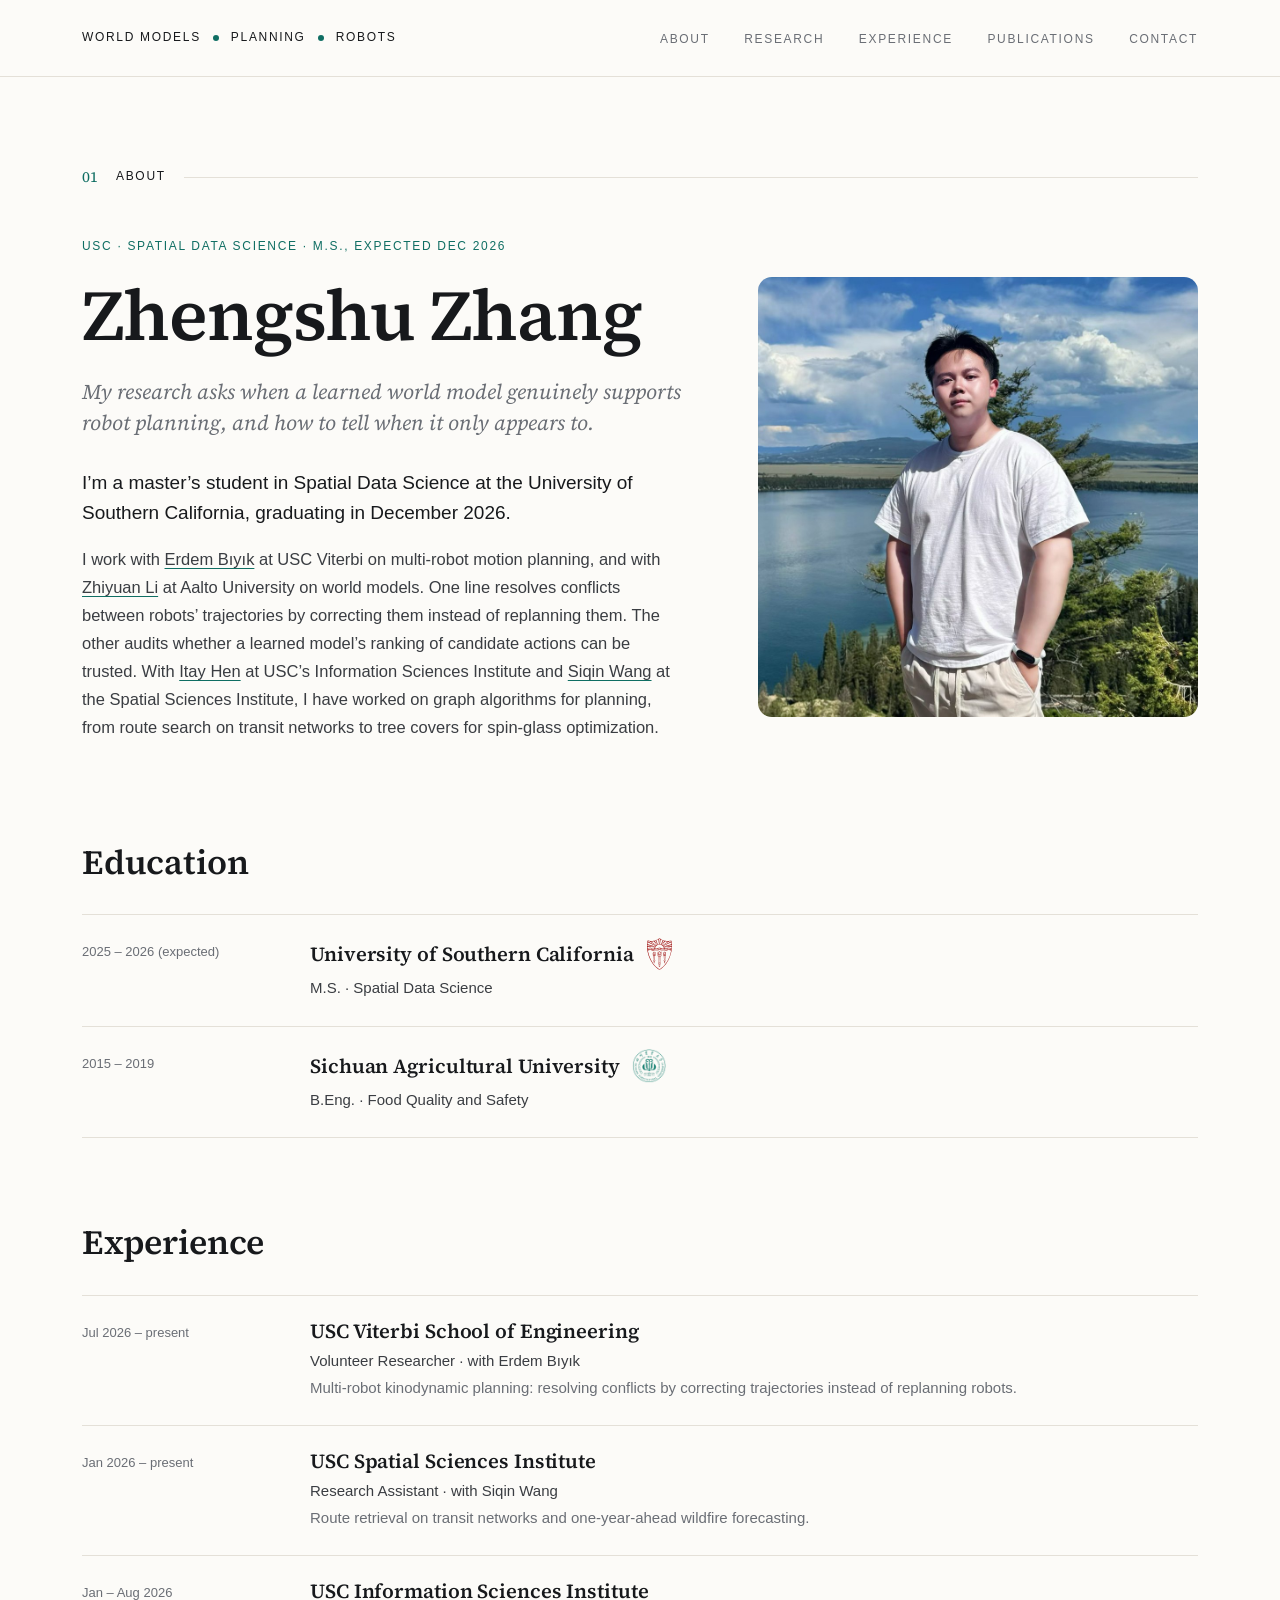
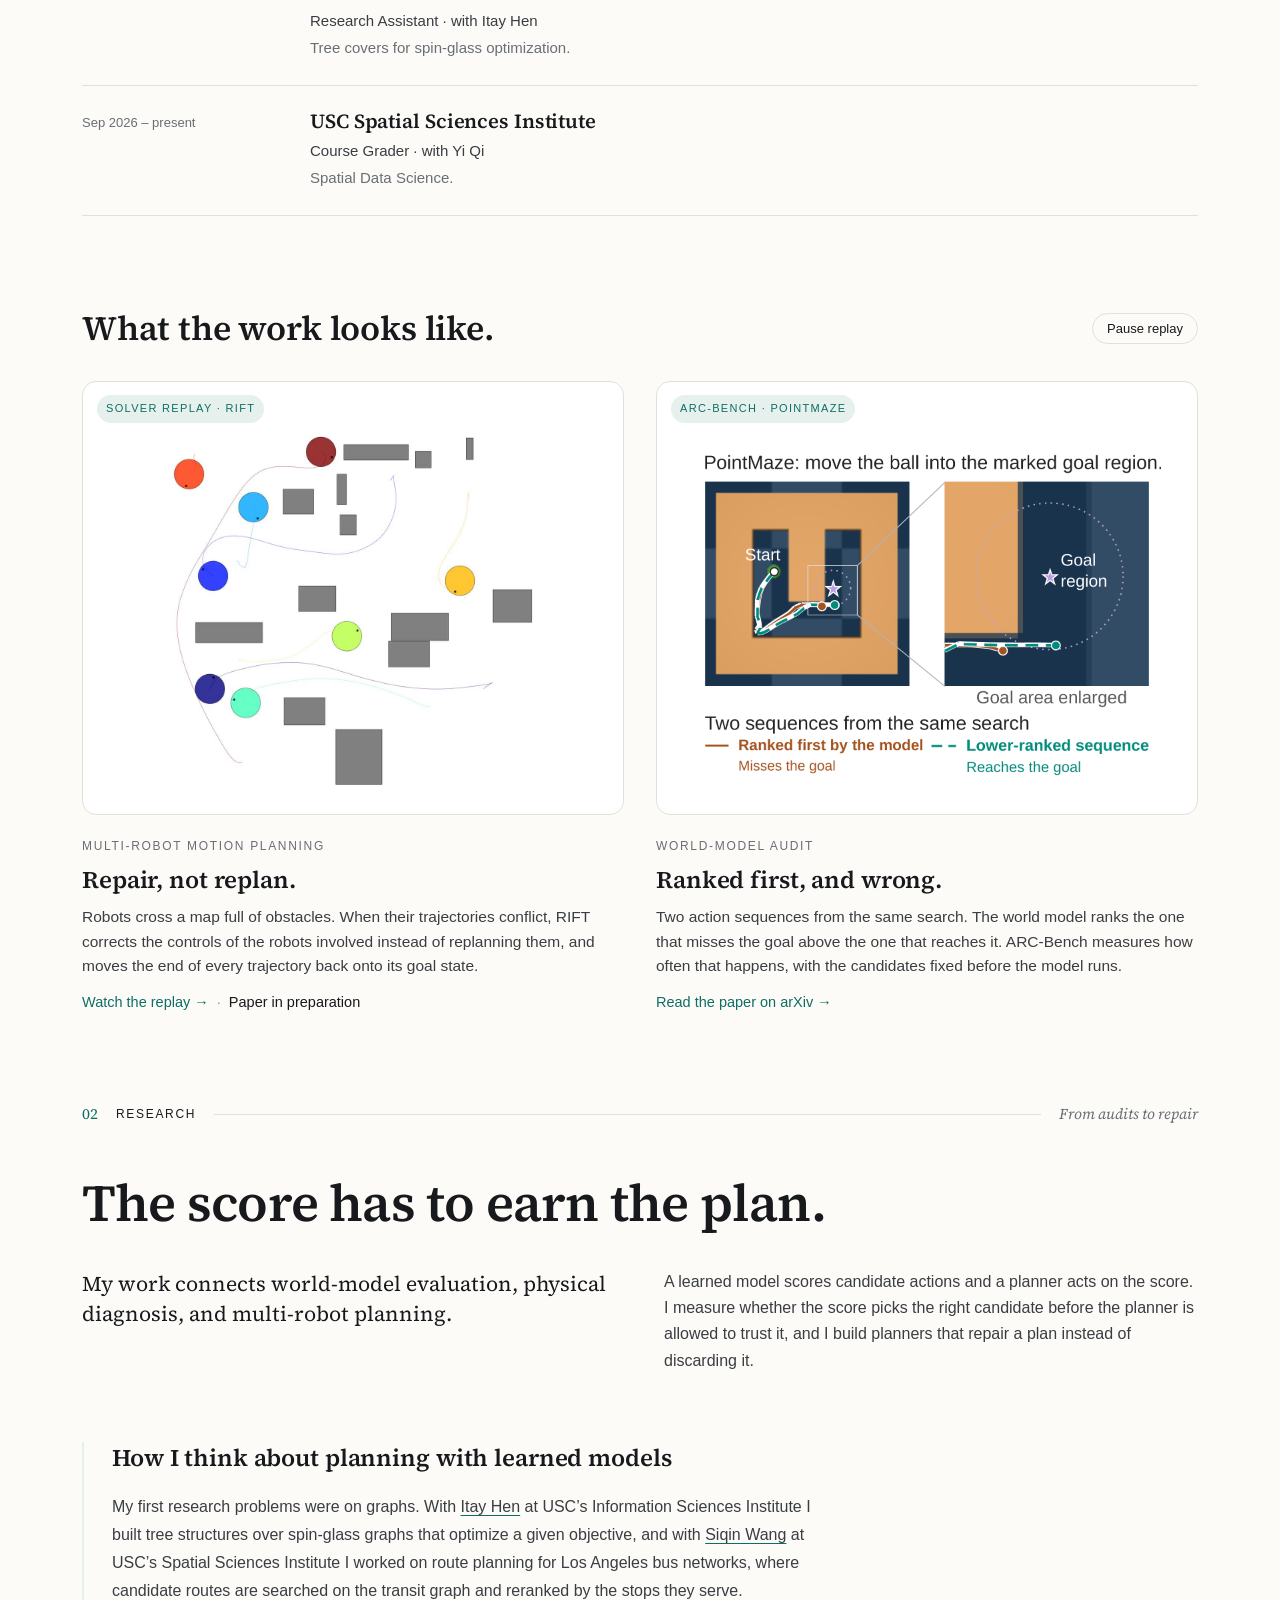
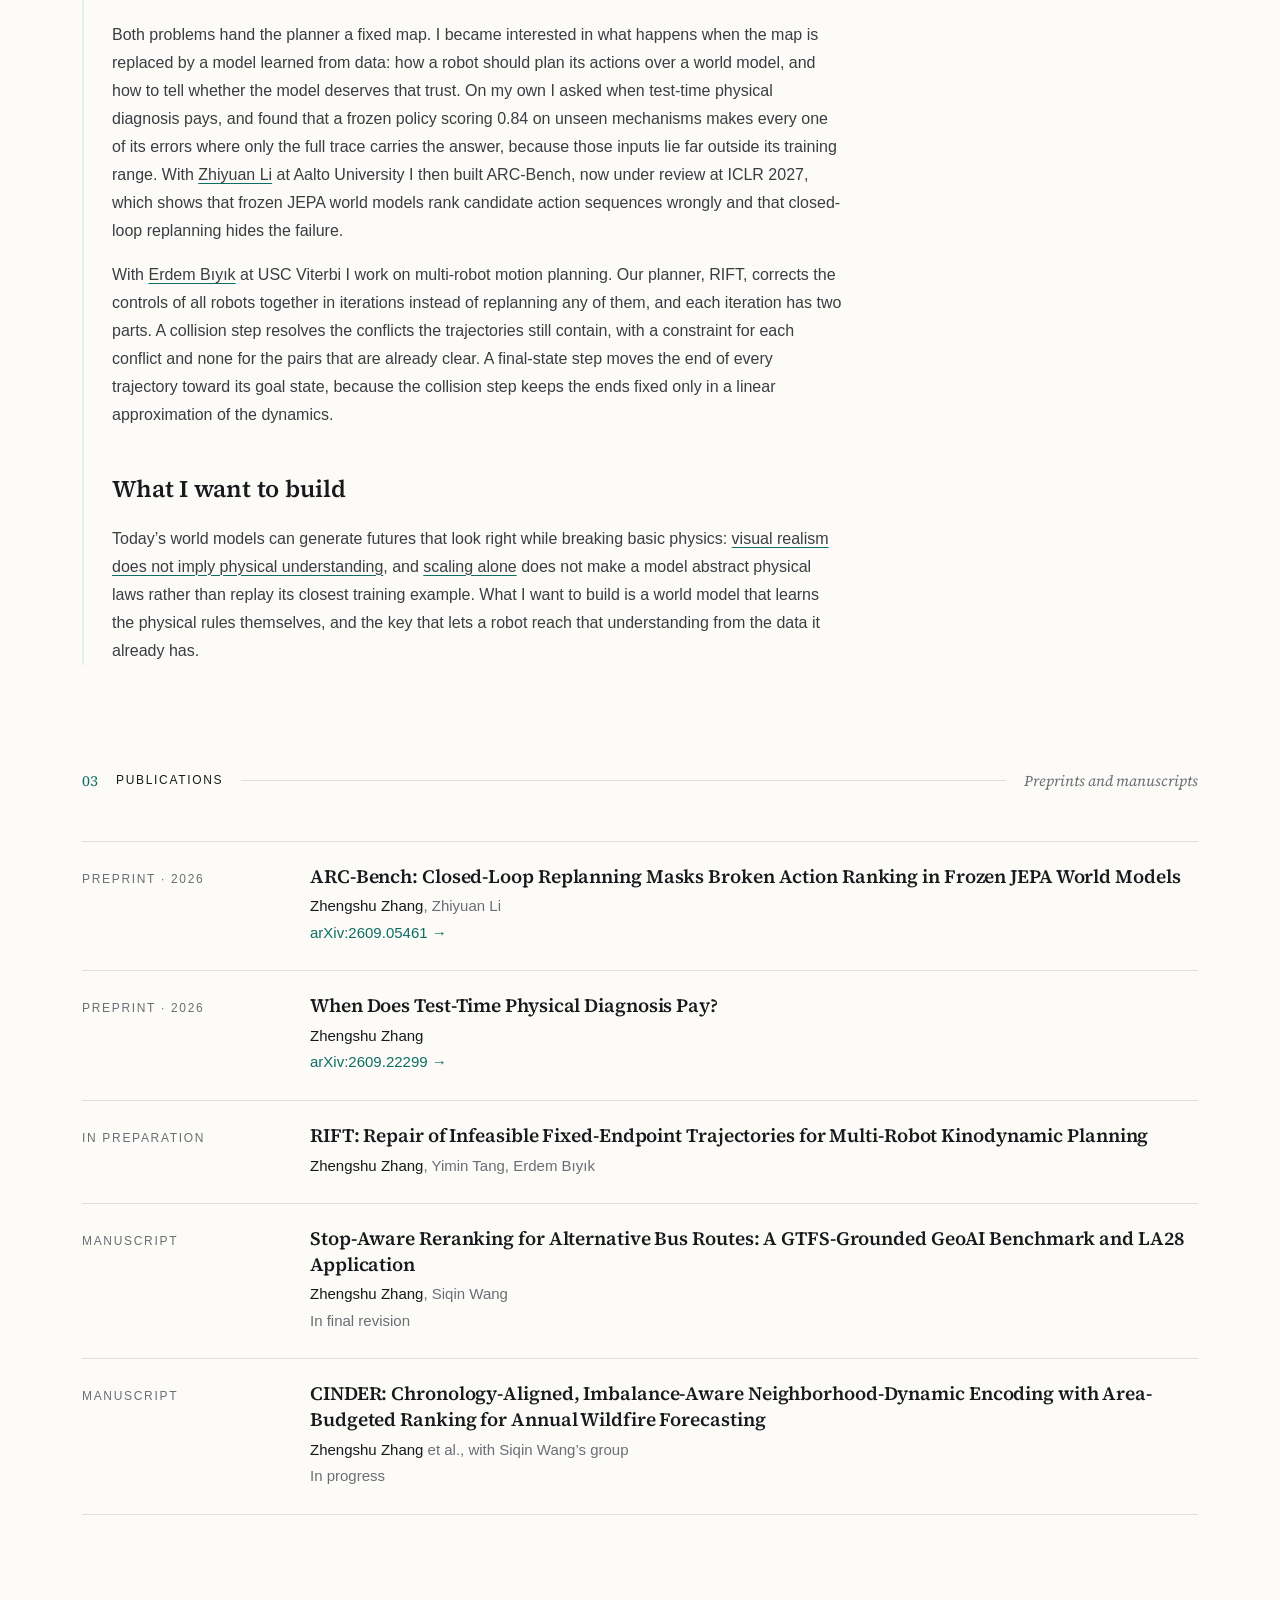
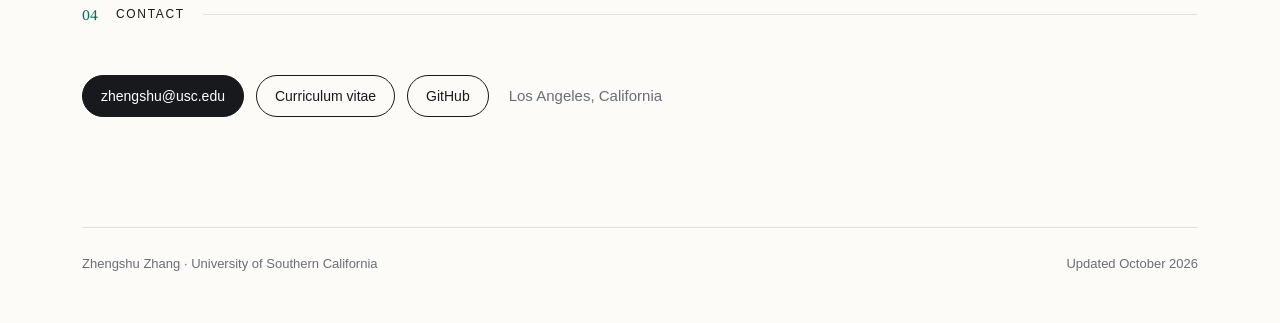
<file: index.html>
<!doctype html>
<html lang="en">
<head>
<meta charset="utf-8">
<meta name="viewport" content="width=device-width, initial-scale=1">
<title>Zhengshu Zhang</title>
<link rel="canonical" href="https://sites.google.com/view/zhengshuzhang/">
<meta name="description" content="Zhengshu Zhang, M.S. student in Spatial Data Science at USC. World models, planning, and multi-robot motion planning.">
<style>
  @font-face{font-family:"Source Serif 4";src:url("fonts/source-serif-4-latin-wght-normal.woff2") format("woff2");font-weight:200 900;font-style:normal;font-display:swap}
  @font-face{font-family:"Source Serif 4";src:url("fonts/source-serif-4-latin-wght-italic.woff2") format("woff2");font-weight:200 900;font-style:italic;font-display:swap}

  :root{
    --bg:#fcfbf8; --ink:#17191c; --body:#3a3d42; --muted:#6a6e75; --faint:#9a9ea5;
    --rule:#e4e0d8; --card:#ffffff; --accent:#0f6e63; --accent-soft:#e6f1ee;
    --max:1180px; --gutter:32px;
    --serif:"Source Serif 4",Georgia,"Times New Roman",serif;
    --sans:-apple-system,BlinkMacSystemFont,"Segoe UI",Roboto,"Helvetica Neue",Arial,sans-serif;
  }
  *{box-sizing:border-box}
  html{scroll-behavior:smooth}
  body{margin:0;background:var(--bg);color:var(--ink);font-family:var(--sans);font-size:16px;line-height:1.6;-webkit-font-smoothing:antialiased}
  a{color:inherit;text-decoration:underline;text-decoration-thickness:1px;text-underline-offset:3px;text-decoration-color:var(--accent)}
  a:hover{color:var(--accent)}
  .wrap{max-width:var(--max);margin:0 auto;padding:0 var(--gutter)}
  h2,h3,h4{font-family:var(--serif);font-weight:600;letter-spacing:-.005em}
  h2{font-size:34px;line-height:1.2;margin:0 0 32px}
  h3{font-size:24px;line-height:1.3;margin:0 0 20px}
  p{margin:0 0 16px}

  /* top bar */
  .top{border-bottom:1px solid var(--rule);background:var(--bg)}
  .top .wrap{display:flex;align-items:center;justify-content:space-between;height:76px}
  .brand{display:flex;align-items:center;gap:12px}
  .brand i{display:inline-block;width:6px;height:6px;border-radius:50%;background:var(--accent)}
  .brand .tag{font-family:var(--sans);font-size:12px;letter-spacing:.14em;text-transform:uppercase;color:var(--ink);font-weight:500}
  nav a{text-decoration:none;font-size:12px;letter-spacing:.14em;text-transform:uppercase;color:var(--muted);margin-left:30px}
  nav a:hover{color:var(--accent)}

  /* labeled-rule section header */
  .sechead{display:flex;align-items:center;gap:18px;padding-top:88px;margin-bottom:48px}
  .sechead .num{font-family:var(--serif);font-size:15px;color:var(--accent)}
  .sechead .label{font-size:12px;letter-spacing:.14em;text-transform:uppercase;color:var(--ink)}
  .sechead .line{flex:1;height:1px;background:var(--rule)}
  .sechead .desc{font-family:var(--serif);font-style:italic;font-size:15px;color:var(--muted)}

  /* hero */
  .hero{display:grid;grid-template-columns:minmax(0,1fr) 440px;gap:72px;align-items:center}
  .eyebrow{font-size:12px;letter-spacing:.14em;text-transform:uppercase;color:var(--accent);margin-bottom:22px}
  .name{font-family:var(--serif);font-weight:600;font-size:clamp(44px,5.6vw,72px);line-height:1.05;letter-spacing:-.015em;margin:0 0 24px;white-space:nowrap}
  .lede{font-family:var(--serif);font-style:italic;font-size:21px;line-height:1.45;color:var(--muted);margin:0 0 30px;max-width:620px}
  .intro{font-size:19px;line-height:1.55;color:var(--ink);margin-bottom:18px;max-width:640px}
  .bio{font-size:16.5px;line-height:1.7;color:var(--body);max-width:640px}
  .actions{display:flex;flex-wrap:wrap;gap:12px;margin-top:34px}
  .pill{display:inline-block;border:1px solid var(--ink);border-radius:999px;padding:9px 18px;font-size:14px;text-decoration:none;color:var(--ink);background:transparent}
  .pill:hover{border-color:var(--accent);color:var(--accent)}
  .pill.solid{background:var(--ink);color:#fff}
  .pill.solid:hover{background:var(--accent);border-color:var(--accent);color:#fff}
  figure{margin:0}
  .portrait img{display:block;width:100%;height:auto;aspect-ratio:1/1;object-fit:cover;border-radius:14px}
  .portrait figcaption{font-size:12px;letter-spacing:.14em;text-transform:uppercase;color:var(--muted);margin-top:14px}

  /* timeline lists (education, experience) */
  .block{padding-top:84px}
  .tl{border-top:1px solid var(--rule)}
  .tl .row{display:grid;grid-template-columns:200px 1fr;gap:28px;padding:22px 0;border-bottom:1px solid var(--rule)}
  .tl .when{font-size:13px;color:var(--muted);padding-top:5px}
  .tl h4{font-size:20px;margin:0 0 6px;line-height:1.3;display:flex;align-items:center;gap:12px}
  .mark{height:34px;width:auto;flex:none}
  .tl p{font-size:15px;color:var(--muted);margin:0 0 4px;line-height:1.5}
  .tl p.role{color:var(--body)}

  /* work in motion */
  .motion{padding-top:92px}
  .motion .head{display:flex;justify-content:space-between;align-items:center;margin-bottom:32px}
  .motion h2{margin:0}
  .control{font-family:var(--sans);font-size:13px;color:var(--ink);background:transparent;border:1px solid var(--rule);border-radius:999px;padding:7px 14px;cursor:pointer}
  .control:hover{border-color:var(--accent);color:var(--accent)}
  .cards{display:grid;grid-template-columns:1fr 1fr;gap:32px}
  .media{position:relative;background:var(--card);border:1px solid var(--rule);border-radius:14px;overflow:hidden;aspect-ratio:5/4;padding:46px 12px 12px}
  .media video,.media img{display:block;width:100%;height:100%;object-fit:contain}
  .chip{position:absolute;left:14px;top:13px;background:var(--accent-soft);color:var(--accent);font-size:11px;letter-spacing:.12em;text-transform:uppercase;padding:5px 9px;border-radius:999px}
  .card .kicker{font-size:12px;letter-spacing:.14em;text-transform:uppercase;color:var(--muted);margin:22px 0 8px}
  .card h4{font-size:24px;margin:0 0 10px;line-height:1.3}
  .card p{font-size:15.5px;color:var(--body);line-height:1.6;margin-bottom:12px}
  .card .links{font-size:14.5px}
  .card .links a{text-decoration:none;color:var(--accent)}
  .card .links a:hover{text-decoration:underline}
  .card .links span{color:var(--faint);margin:0 8px}

  /* research */
  .headline{font-family:var(--serif);font-weight:600;font-size:clamp(34px,4.2vw,52px);line-height:1.12;letter-spacing:-.015em;margin:0 0 36px;max-width:900px}
  .leadgrid{display:grid;grid-template-columns:1fr 1fr;gap:48px;align-items:start;padding-bottom:12px}
  .lead{font-family:var(--serif);font-size:21px;line-height:1.45;margin:0}
  .leadgrid p.sub{font-size:16px;color:var(--body);line-height:1.65;margin:0}
  .essay{margin-top:56px;max-width:760px;border-left:2px solid var(--accent-soft);padding-left:28px}
  .essay p{font-size:16px;color:var(--body);line-height:1.75}
  .essay h3:not(:first-child){margin-top:44px}

  /* publications */
  .pubs{list-style:none;margin:0;padding:0;border-top:1px solid var(--rule)}
  .pub{display:grid;grid-template-columns:200px 1fr;gap:28px;padding:22px 0;border-bottom:1px solid var(--rule)}
  .pub .tag{font-size:12px;letter-spacing:.14em;text-transform:uppercase;color:var(--muted);padding-top:6px}
  .pub h4{font-size:19px;margin:0 0 6px;line-height:1.35}
  .pub p{font-size:15px;color:var(--muted);margin:0 0 4px;line-height:1.5}
  .pub .me{color:var(--ink)}
  .pub .where a{text-decoration:none;color:var(--accent)}
  .pub .where a:hover{text-decoration:underline}

  /* contact + footer */
  .contact .row{display:flex;flex-wrap:wrap;gap:12px;align-items:center}
  .contact .loc{font-size:15px;color:var(--muted);margin-left:8px}
  footer{margin-top:110px;border-top:1px solid var(--rule);padding:26px 0 48px;font-size:13px;color:var(--muted);display:flex;justify-content:space-between;flex-wrap:wrap;gap:10px}

  @media (max-width:980px){
    .hero{grid-template-columns:1fr;gap:40px}
    .portrait{max-width:420px}
    .name{white-space:normal}
    .cards{grid-template-columns:1fr}
    .leadgrid{grid-template-columns:1fr;gap:16px}
    .tl .row,.pub{grid-template-columns:150px 1fr;gap:18px}
  }
  @media (max-width:620px){
    :root{--gutter:20px}
    .top .wrap{height:auto;padding:14px 20px;flex-direction:column;align-items:flex-start;gap:10px}
    nav a{margin:0 16px 0 0}
    .sechead{padding-top:56px;margin-bottom:32px;flex-wrap:wrap}
    .sechead .desc{width:100%;margin-top:-6px}
    .block,.motion{padding-top:56px}
    .tl .row,.pub{grid-template-columns:1fr;gap:6px}
    .intro{font-size:18px}
    .essay{padding-left:18px}
    footer{margin-top:72px}
  }
</style>
</head>
<body>

<header class="top">
  <div class="wrap">
    <div class="brand"><span class="tag">World models</span><i></i><span class="tag">Planning</span><i></i><span class="tag">Robots</span></div>
    <nav>
      <a href="#about">About</a>
      <a href="#research">Research</a>
      <a href="#experience">Experience</a>
      <a href="#publications">Publications</a>
      <a href="#contact">Contact</a>
    </nav>
  </div>
</header>

<main>

  <!-- 01 About -->
  <section id="about" class="wrap">
    <div class="sechead">
      <span class="num">01</span><span class="label">About</span><span class="line"></span>
    </div>

    <div class="hero">
      <div>
        <div class="eyebrow">USC &middot; Spatial Data Science &middot; M.S., expected Dec 2026</div>
        <h1 class="name">Zhengshu Zhang</h1>
        <p class="lede">My research asks when a learned world model genuinely supports robot planning, and how to tell when it only appears to.</p>
        <p class="intro">I&rsquo;m a master&rsquo;s student in Spatial Data Science at the University of Southern California, graduating in December 2026.</p>
        <p class="bio">I work with <a href="https://ebiyik.github.io/" target="_blank" rel="noopener">Erdem Bıyık</a> at USC Viterbi on multi-robot motion planning, and with <a href="https://lizhyun.github.io/" target="_blank" rel="noopener">Zhiyuan Li</a> at Aalto University on world models. One line resolves conflicts between robots&rsquo; trajectories by correcting them instead of replanning them. The other audits whether a learned model&rsquo;s ranking of candidate actions can be trusted. With <a href="https://sites.usc.edu/itayhen/" target="_blank" rel="noopener">Itay Hen</a> at USC&rsquo;s Information Sciences Institute and <a href="https://dornsife.usc.edu/spatial/profile/siqin-sisi-wang/" target="_blank" rel="noopener">Siqin Wang</a> at the Spatial Sciences Institute, I have worked on graph algorithms for planning, from route search on transit networks to tree covers for spin-glass optimization.</p>
      </div>
      <figure class="portrait">
        <img src="media/portrait.jpg" alt="Portrait" width="1000" height="1000">
      </figure>
    </div>

    <!-- Education -->
    <div class="block">
      <h2>Education</h2>
      <div class="tl">
        <div class="row">
          <div class="when">2025 &ndash; 2026 (expected)</div>
          <div>
            <h4>University of Southern California <img class="mark" src="media/usc.svg" alt=""></h4>
            <p class="role">M.S. &middot; Spatial Data Science</p>
          </div>
        </div>
        <div class="row">
          <div class="when">2015 &ndash; 2019</div>
          <div>
            <h4>Sichuan Agricultural University <img class="mark" src="media/scau.png" alt=""></h4>
            <p class="role">B.Eng. &middot; Food Quality and Safety</p>
          </div>
        </div>
      </div>
    </div>

    <!-- Experience -->
    <div id="experience" class="block">
      <h2>Experience</h2>
      <div class="tl">
        <div class="row">
          <div class="when">Jul 2026 &ndash; present</div>
          <div>
            <h4>USC Viterbi School of Engineering</h4>
            <p class="role">Volunteer Researcher &middot; with Erdem Bıyık</p>
            <p>Multi-robot kinodynamic planning: resolving conflicts by correcting trajectories instead of replanning robots.</p>
          </div>
        </div>
        <div class="row">
          <div class="when">Jan 2026 &ndash; present</div>
          <div>
            <h4>USC Spatial Sciences Institute</h4>
            <p class="role">Research Assistant &middot; with Siqin Wang</p>
            <p>Route retrieval on transit networks and one-year-ahead wildfire forecasting.</p>
          </div>
        </div>
        <div class="row">
          <div class="when">Jan &ndash; Aug 2026</div>
          <div>
            <h4>USC Information Sciences Institute</h4>
            <p class="role">Research Assistant &middot; with Itay Hen</p>
            <p>Tree covers for spin-glass optimization.</p>
          </div>
        </div>
        <div class="row">
          <div class="when">Sep 2026 &ndash; present</div>
          <div>
            <h4>USC Spatial Sciences Institute</h4>
            <p class="role">Course Grader &middot; with Yi Qi</p>
            <p>Spatial Data Science.</p>
          </div>
        </div>
      </div>
    </div>

    <!-- In motion -->
    <div class="motion">
      <div class="head">
        <h2>What the work looks like.</h2>
        <button class="control" id="toggle" type="button">Pause replay</button>
      </div>
      <div class="cards">
        <div class="card">
          <div class="media">
            <video id="replay" autoplay muted loop playsinline preload="metadata" poster="media/clutter.jpg">
              <source src="media/clutter.mp4" type="video/mp4">
            </video>
            <span class="chip">Solver replay &middot; RIFT</span>
          </div>
          <div class="kicker">Multi-robot motion planning</div>
          <h4>Repair, not replan.</h4>
          <p>Robots cross a map full of obstacles. When their trajectories conflict, RIFT corrects the controls of the robots involved instead of replanning them, and moves the end of every trajectory back onto its goal state.</p>
          <div class="links"><a href="media/clutter.mp4" target="_blank" rel="noopener">Watch the replay &rarr;</a><span>&middot;</span>Paper in preparation</div>
        </div>
        <div class="card">
          <div class="media">
            <img src="media/arcbench_panel_a.png" alt="PointMaze example from ARC-Bench: the sequence ranked first by the model misses the goal; a lower-ranked sequence reaches it" width="1403" height="1122">
            <span class="chip">ARC-Bench &middot; PointMaze</span>
          </div>
          <div class="kicker">World-model audit</div>
          <h4>Ranked first, and wrong.</h4>
          <p>Two action sequences from the same search. The world model ranks the one that misses the goal above the one that reaches it. ARC-Bench measures how often that happens, with the candidates fixed before the model runs.</p>
          <div class="links"><a href="https://arxiv.org/abs/2609.05461" target="_blank" rel="noopener">Read the paper on arXiv &rarr;</a></div>
        </div>
      </div>
    </div>
  </section>

  <!-- 02 Research -->
  <section id="research" class="wrap">
    <div class="sechead">
      <span class="num">02</span><span class="label">Research</span><span class="line"></span>
      <span class="desc">From audits to repair</span>
    </div>
    <h2 class="headline">The score has to earn the plan.</h2>
    <div class="leadgrid">
      <p class="lead">My work connects world-model evaluation, physical diagnosis, and multi-robot planning.</p>
      <p class="sub">A learned model scores candidate actions and a planner acts on the score. I measure whether the score picks the right candidate before the planner is allowed to trust it, and I build planners that repair a plan instead of discarding it.</p>
    </div>

    <div class="essay">
      <h3>How I think about planning with learned models</h3>
      <p>My first research problems were on graphs. With <a href="https://sites.usc.edu/itayhen/" target="_blank" rel="noopener">Itay Hen</a> at USC&rsquo;s Information Sciences Institute I built tree structures over spin-glass graphs that optimize a given objective, and with <a href="https://dornsife.usc.edu/spatial/profile/siqin-sisi-wang/" target="_blank" rel="noopener">Siqin Wang</a> at USC&rsquo;s Spatial Sciences Institute I worked on route planning for Los Angeles bus networks, where candidate routes are searched on the transit graph and reranked by the stops they serve.</p>
      <p>Both problems hand the planner a fixed map. I became interested in what happens when the map is replaced by a model learned from data: how a robot should plan its actions over a world model, and how to tell whether the model deserves that trust. On my own I asked when test-time physical diagnosis pays, and found that a frozen policy scoring 0.84 on unseen mechanisms makes every one of its errors where only the full trace carries the answer, because those inputs lie far outside its training range. With <a href="https://lizhyun.github.io/" target="_blank" rel="noopener">Zhiyuan Li</a> at Aalto University I then built ARC-Bench, now under review at ICLR 2027, which shows that frozen JEPA world models rank candidate action sequences wrongly and that closed-loop replanning hides the failure.</p>
      <p>With <a href="https://ebiyik.github.io/" target="_blank" rel="noopener">Erdem Bıyık</a> at USC Viterbi I work on multi-robot motion planning. Our planner, RIFT, corrects the controls of all robots together in iterations instead of replanning any of them, and each iteration has two parts. A collision step resolves the conflicts the trajectories still contain, with a constraint for each conflict and none for the pairs that are already clear. A final-state step moves the end of every trajectory toward its goal state, because the collision step keeps the ends fixed only in a linear approximation of the dynamics.</p>

      <h3>What I want to build</h3>
      <p>Today&rsquo;s world models can generate futures that look right while breaking basic physics: <a href="https://arxiv.org/abs/2501.09038" target="_blank" rel="noopener">visual realism does not imply physical understanding</a>, and <a href="https://arxiv.org/abs/2411.02385" target="_blank" rel="noopener">scaling alone</a> does not make a model abstract physical laws rather than replay its closest training example. What I want to build is a world model that learns the physical rules themselves, and the key that lets a robot reach that understanding from the data it already has.</p>
    </div>
  </section>

  <!-- 03 Publications -->
  <section id="publications" class="wrap">
    <div class="sechead">
      <span class="num">03</span><span class="label">Publications</span><span class="line"></span>
      <span class="desc">Preprints and manuscripts</span>
    </div>
    <ul class="pubs">
      <li class="pub">
        <div class="tag">Preprint &middot; 2026</div>
        <div>
          <h4>ARC-Bench: Closed-Loop Replanning Masks Broken Action Ranking in Frozen JEPA World Models</h4>
          <p><span class="me">Zhengshu Zhang</span>, Zhiyuan Li</p>
          <p class="where"><a href="https://arxiv.org/abs/2609.05461" target="_blank" rel="noopener">arXiv:2609.05461 &rarr;</a></p>
        </div>
      </li>
      <li class="pub">
        <div class="tag">Preprint &middot; 2026</div>
        <div>
          <h4>When Does Test-Time Physical Diagnosis Pay?</h4>
          <p><span class="me">Zhengshu Zhang</span></p>
          <p class="where"><a href="https://arxiv.org/abs/2609.22299" target="_blank" rel="noopener">arXiv:2609.22299 &rarr;</a></p>
        </div>
      </li>
      <li class="pub">
        <div class="tag">In preparation</div>
        <div>
          <h4>RIFT: Repair of Infeasible Fixed-Endpoint Trajectories for Multi-Robot Kinodynamic Planning</h4>
          <p><span class="me">Zhengshu Zhang</span>, Yimin Tang, Erdem Bıyık</p>
        </div>
      </li>
      <li class="pub">
        <div class="tag">Manuscript</div>
        <div>
          <h4>Stop-Aware Reranking for Alternative Bus Routes: A GTFS-Grounded GeoAI Benchmark and LA28 Application</h4>
          <p><span class="me">Zhengshu Zhang</span>, Siqin Wang</p>
          <p class="where">In final revision</p>
        </div>
      </li>
      <li class="pub">
        <div class="tag">Manuscript</div>
        <div>
          <h4>CINDER: Chronology-Aligned, Imbalance-Aware Neighborhood-Dynamic Encoding with Area-Budgeted Ranking for Annual Wildfire Forecasting</h4>
          <p><span class="me">Zhengshu Zhang</span> et al., with Siqin Wang&rsquo;s group</p>
          <p class="where">In progress</p>
        </div>
      </li>
    </ul>
  </section>

  <!-- 04 Contact -->
  <section id="contact" class="wrap contact">
    <div class="sechead">
      <span class="num">04</span><span class="label">Contact</span><span class="line"></span>
    </div>
    <div class="row">
      <a class="pill solid" href="mailto:zhengshu@usc.edu">zhengshu@usc.edu</a>
      <a class="pill" href="ZhengshuZhang.pdf" target="_blank" rel="noopener">Curriculum vitae</a>
      <a class="pill" href="https://github.com/forestzs" target="_blank" rel="noopener">GitHub</a>
      <span class="loc">Los Angeles, California</span>
    </div>
  </section>

  <div class="wrap">
    <footer>
      <span>Zhengshu Zhang &middot; University of Southern California</span>
      <span>Updated October 2026</span>
    </footer>
  </div>

</main>

<script>
  (function(){
    var v=document.getElementById('replay'), b=document.getElementById('toggle');
    if(!v||!b) return;
    function label(){ b.textContent = v.paused ? 'Play replay' : 'Pause replay'; }
    b.addEventListener('click', function(){ if(v.paused){ v.play(); } else { v.pause(); } label(); });
    v.addEventListener('play', label); v.addEventListener('pause', label);
    var p=v.play(); if(p && p.catch){ p.catch(function(){ label(); }); }
  })();
</script>
</body>
</html>
</file>
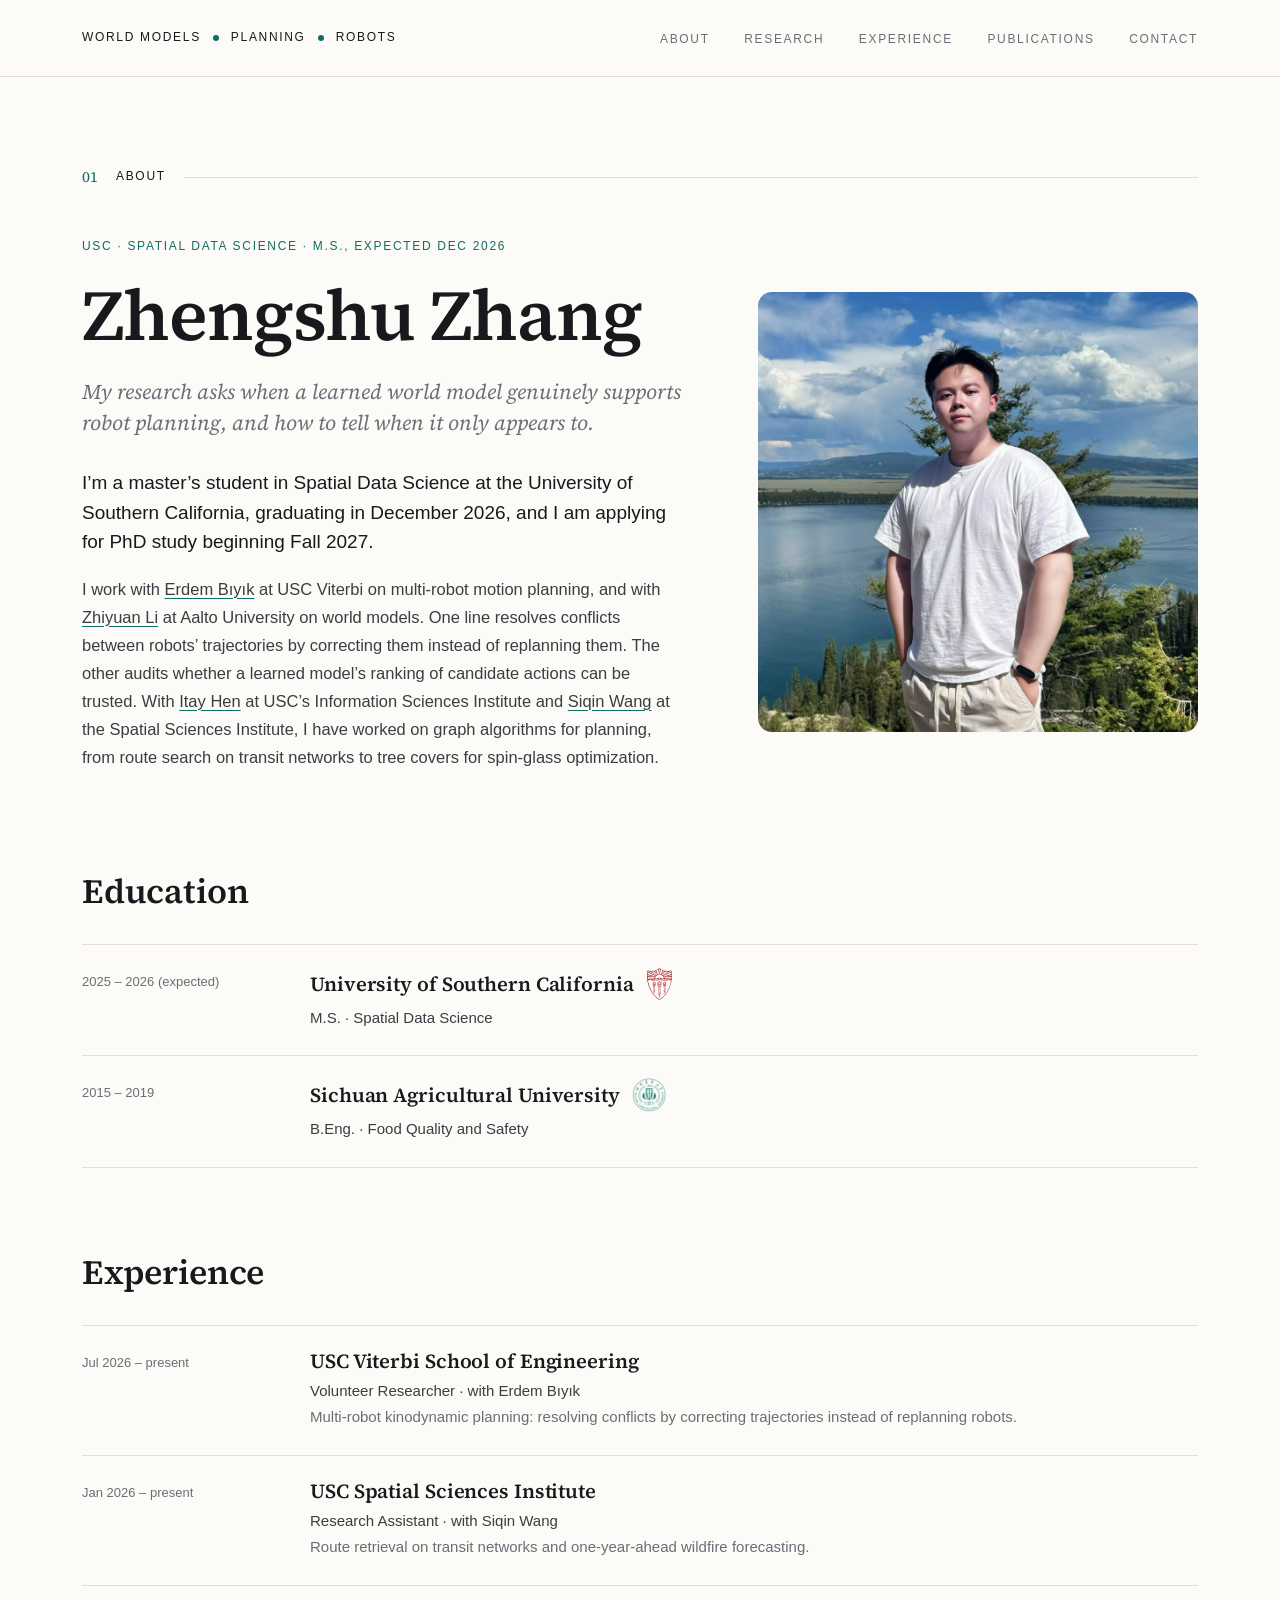
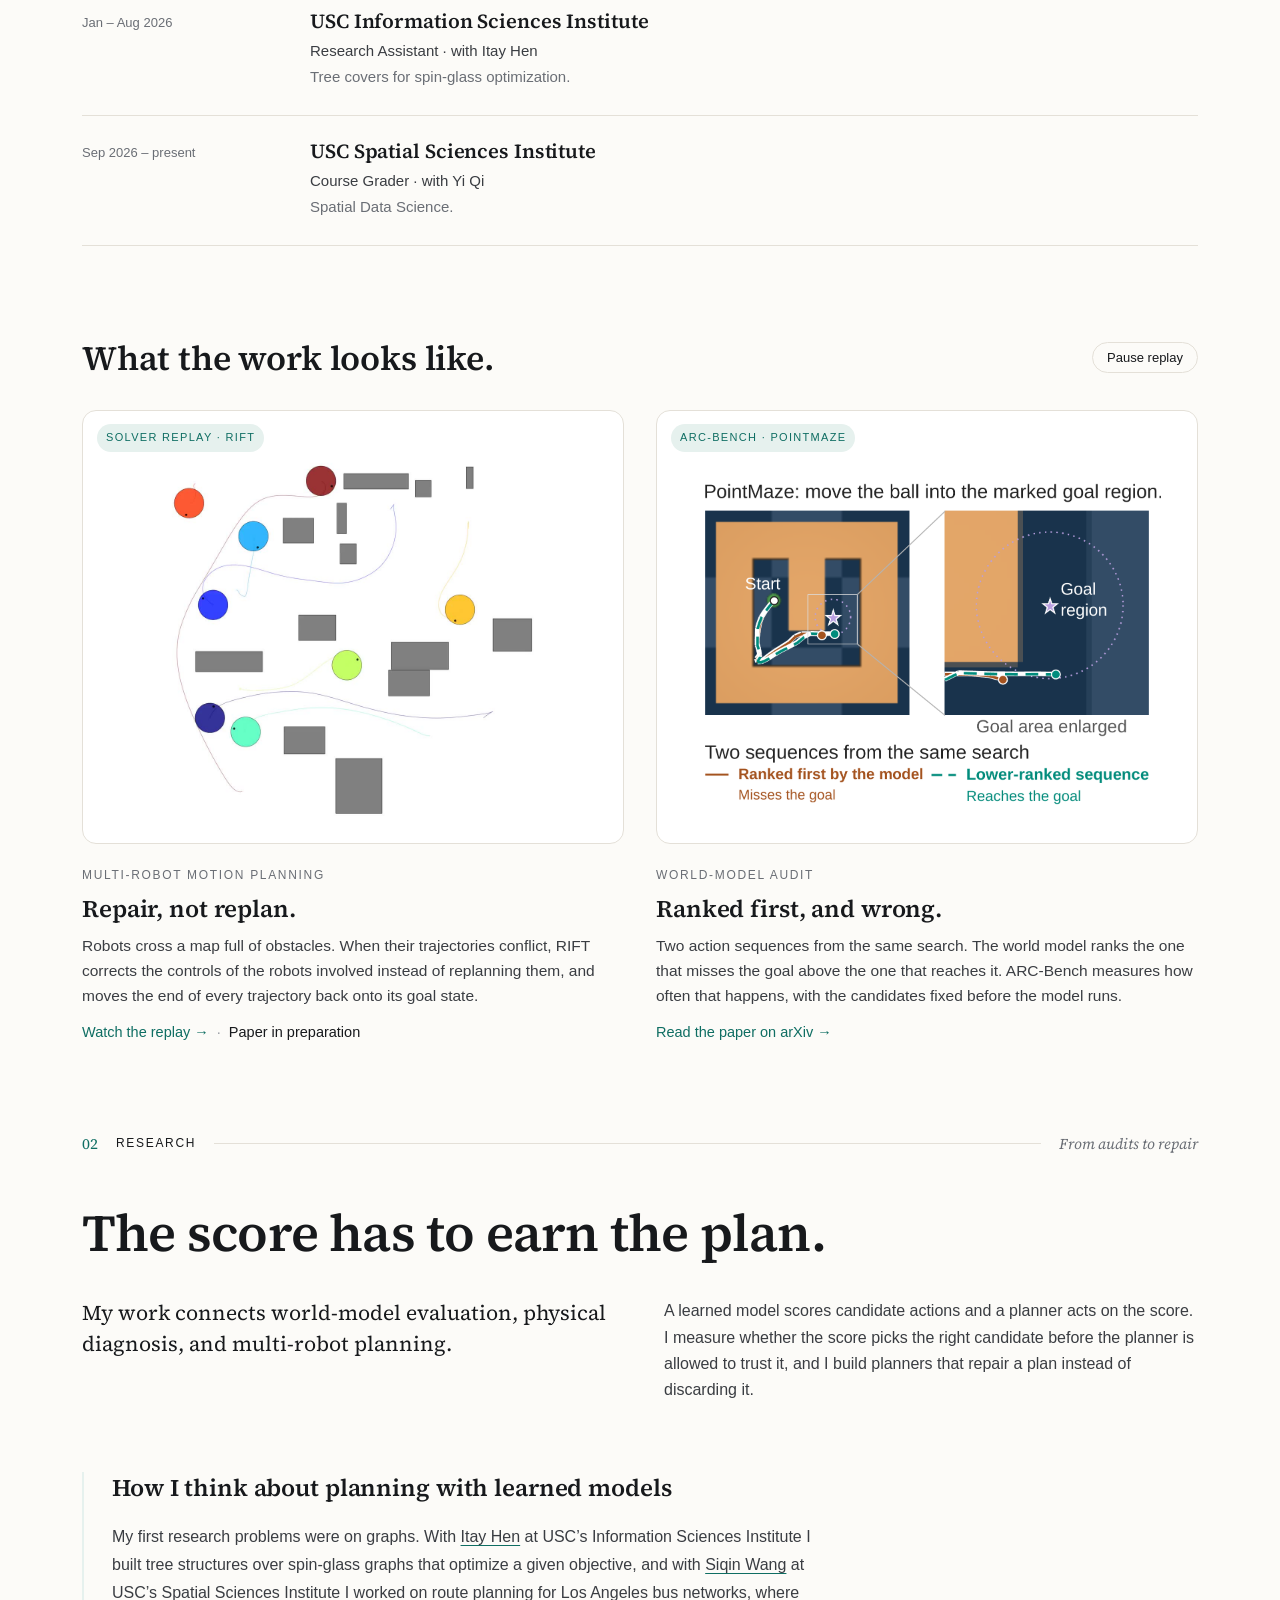
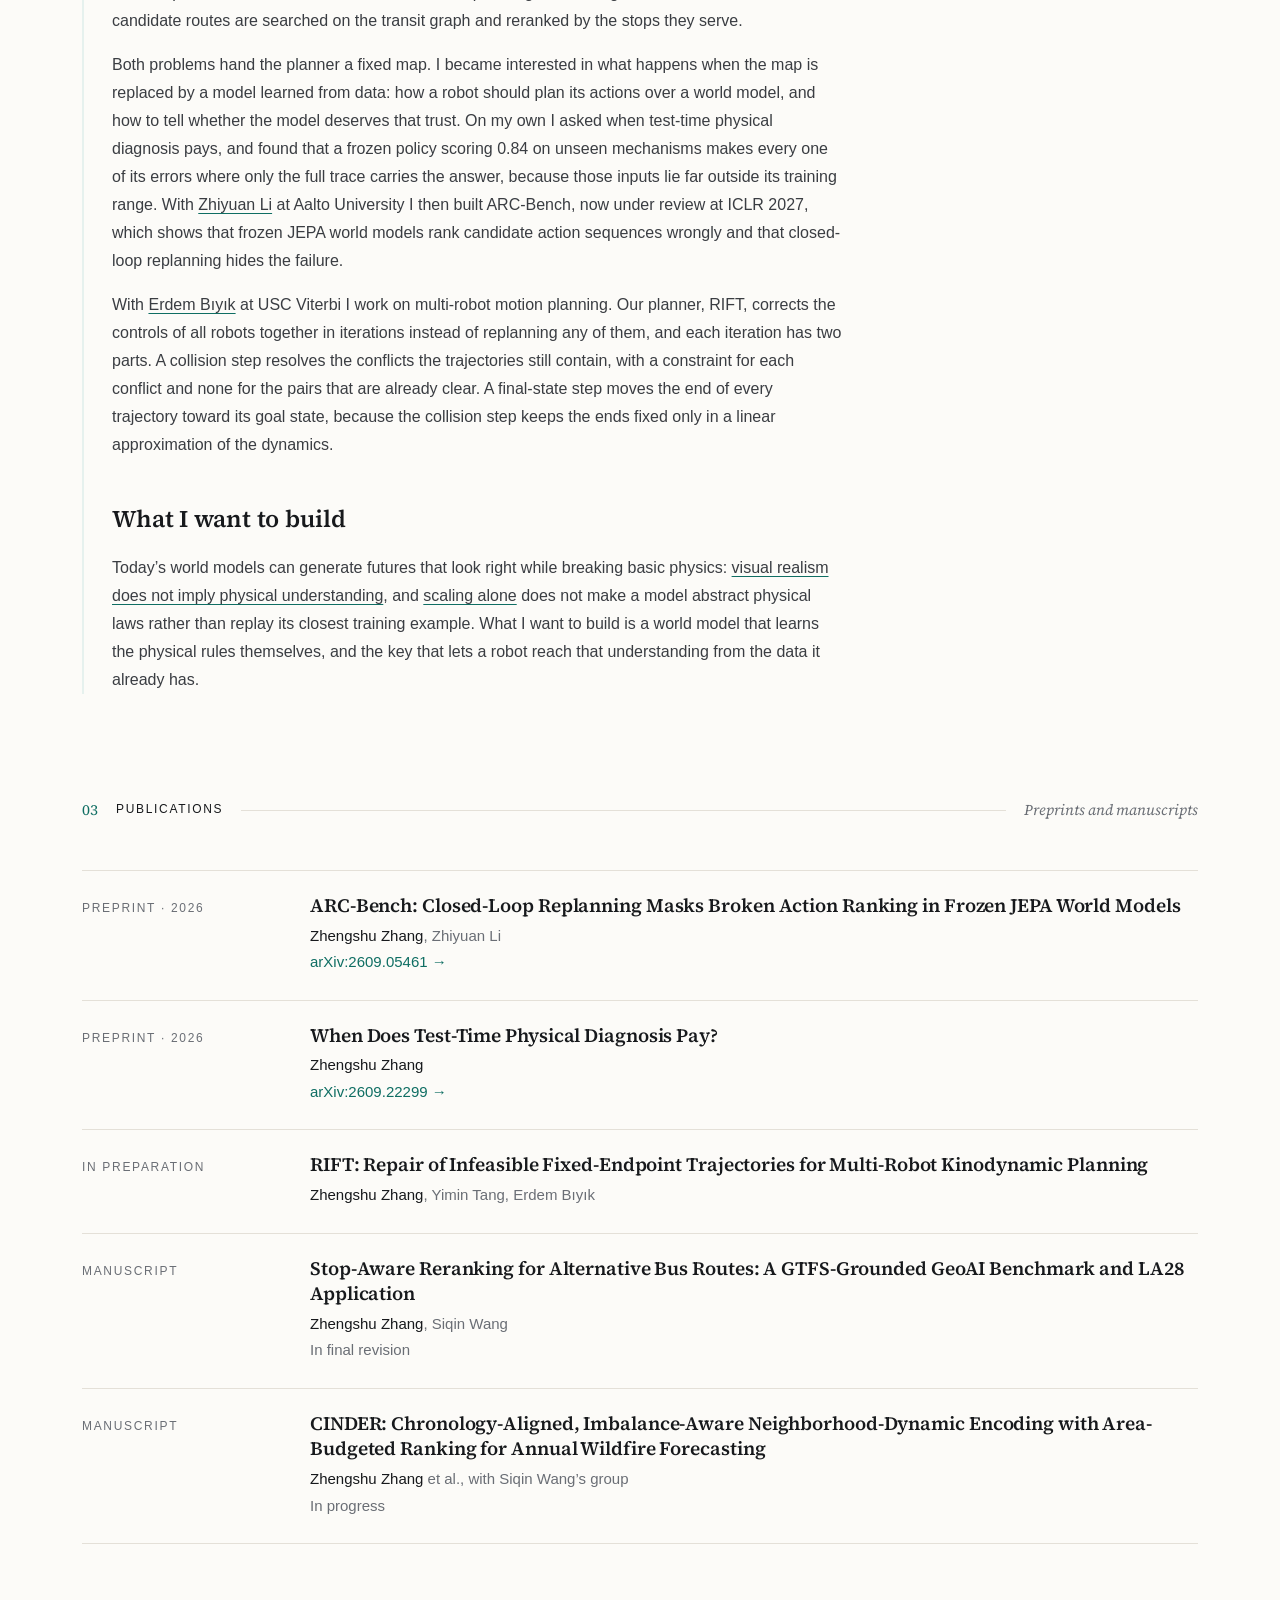
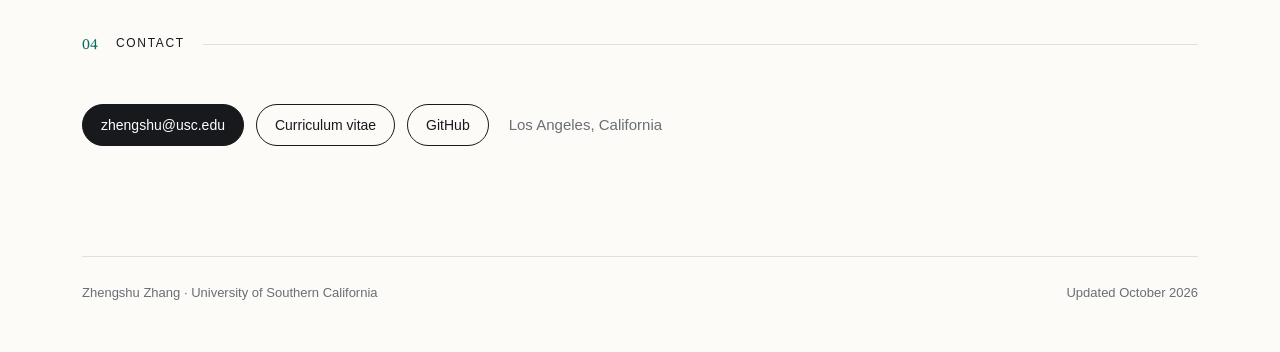
<file: forestzs_gsite_v10/index.html>
<!doctype html>
<html lang="en">
<head>
<meta charset="utf-8">
<meta name="viewport" content="width=device-width, initial-scale=1">
<title>Zhengshu Zhang</title>
<link rel="canonical" href="https://sites.google.com/view/zhengshuzhang/">
<meta name="description" content="Zhengshu Zhang, M.S. student in Spatial Data Science at USC. World models, planning, and multi-robot motion planning.">
<style>
  @font-face{font-family:"Source Serif 4";src:url("fonts/source-serif-4-latin-wght-normal.woff2") format("woff2");font-weight:200 900;font-style:normal;font-display:swap}
  @font-face{font-family:"Source Serif 4";src:url("fonts/source-serif-4-latin-wght-italic.woff2") format("woff2");font-weight:200 900;font-style:italic;font-display:swap}

  :root{
    --bg:#fcfbf8; --ink:#17191c; --body:#3a3d42; --muted:#6a6e75; --faint:#9a9ea5;
    --rule:#e4e0d8; --card:#ffffff; --accent:#0f6e63; --accent-soft:#e6f1ee;
    --max:1180px; --gutter:32px;
    --serif:"Source Serif 4",Georgia,"Times New Roman",serif;
    --sans:-apple-system,BlinkMacSystemFont,"Segoe UI",Roboto,"Helvetica Neue",Arial,sans-serif;
  }
  *{box-sizing:border-box}
  html{scroll-behavior:smooth}
  body{margin:0;background:var(--bg);color:var(--ink);font-family:var(--sans);font-size:16px;line-height:1.6;-webkit-font-smoothing:antialiased}
  a{color:inherit;text-decoration:underline;text-decoration-thickness:1px;text-underline-offset:3px;text-decoration-color:var(--accent)}
  a:hover{color:var(--accent)}
  .wrap{max-width:var(--max);margin:0 auto;padding:0 var(--gutter)}
  h2,h3,h4{font-family:var(--serif);font-weight:600;letter-spacing:-.005em}
  h2{font-size:34px;line-height:1.2;margin:0 0 32px}
  h3{font-size:24px;line-height:1.3;margin:0 0 20px}
  p{margin:0 0 16px}

  /* top bar */
  .top{border-bottom:1px solid var(--rule);background:var(--bg)}
  .top .wrap{display:flex;align-items:center;justify-content:space-between;height:76px}
  .brand{display:flex;align-items:center;gap:12px}
  .brand i{display:inline-block;width:6px;height:6px;border-radius:50%;background:var(--accent)}
  .brand .tag{font-family:var(--sans);font-size:12px;letter-spacing:.14em;text-transform:uppercase;color:var(--ink);font-weight:500}
  nav a{text-decoration:none;font-size:12px;letter-spacing:.14em;text-transform:uppercase;color:var(--muted);margin-left:30px}
  nav a:hover{color:var(--accent)}

  /* labeled-rule section header */
  .sechead{display:flex;align-items:center;gap:18px;padding-top:88px;margin-bottom:48px}
  .sechead .num{font-family:var(--serif);font-size:15px;color:var(--accent)}
  .sechead .label{font-size:12px;letter-spacing:.14em;text-transform:uppercase;color:var(--ink)}
  .sechead .line{flex:1;height:1px;background:var(--rule)}
  .sechead .desc{font-family:var(--serif);font-style:italic;font-size:15px;color:var(--muted)}

  /* hero */
  .hero{display:grid;grid-template-columns:minmax(0,1fr) 440px;gap:72px;align-items:center}
  .eyebrow{font-size:12px;letter-spacing:.14em;text-transform:uppercase;color:var(--accent);margin-bottom:22px}
  .name{font-family:var(--serif);font-weight:600;font-size:clamp(44px,5.6vw,72px);line-height:1.05;letter-spacing:-.015em;margin:0 0 24px;white-space:nowrap}
  .lede{font-family:var(--serif);font-style:italic;font-size:21px;line-height:1.45;color:var(--muted);margin:0 0 30px;max-width:620px}
  .intro{font-size:19px;line-height:1.55;color:var(--ink);margin-bottom:18px;max-width:640px}
  .bio{font-size:16.5px;line-height:1.7;color:var(--body);max-width:640px}
  .actions{display:flex;flex-wrap:wrap;gap:12px;margin-top:34px}
  .pill{display:inline-block;border:1px solid var(--ink);border-radius:999px;padding:9px 18px;font-size:14px;text-decoration:none;color:var(--ink);background:transparent}
  .pill:hover{border-color:var(--accent);color:var(--accent)}
  .pill.solid{background:var(--ink);color:#fff}
  .pill.solid:hover{background:var(--accent);border-color:var(--accent);color:#fff}
  figure{margin:0}
  .portrait img{display:block;width:100%;height:auto;aspect-ratio:1/1;object-fit:cover;border-radius:14px}
  .portrait figcaption{font-size:12px;letter-spacing:.14em;text-transform:uppercase;color:var(--muted);margin-top:14px}

  /* timeline lists (education, experience) */
  .block{padding-top:84px}
  .tl{border-top:1px solid var(--rule)}
  .tl .row{display:grid;grid-template-columns:200px 1fr;gap:28px;padding:22px 0;border-bottom:1px solid var(--rule)}
  .tl .when{font-size:13px;color:var(--muted);padding-top:5px}
  .tl h4{font-size:20px;margin:0 0 6px;line-height:1.3;display:flex;align-items:center;gap:12px}
  .mark{height:34px;width:auto;flex:none}
  .tl p{font-size:15px;color:var(--muted);margin:0 0 4px;line-height:1.5}
  .tl p.role{color:var(--body)}

  /* work in motion */
  .motion{padding-top:92px}
  .motion .head{display:flex;justify-content:space-between;align-items:center;margin-bottom:32px}
  .motion h2{margin:0}
  .control{font-family:var(--sans);font-size:13px;color:var(--ink);background:transparent;border:1px solid var(--rule);border-radius:999px;padding:7px 14px;cursor:pointer}
  .control:hover{border-color:var(--accent);color:var(--accent)}
  .cards{display:grid;grid-template-columns:1fr 1fr;gap:32px}
  .media{position:relative;background:var(--card);border:1px solid var(--rule);border-radius:14px;overflow:hidden;aspect-ratio:5/4;padding:46px 12px 12px}
  .media video,.media img{display:block;width:100%;height:100%;object-fit:contain}
  .chip{position:absolute;left:14px;top:13px;background:var(--accent-soft);color:var(--accent);font-size:11px;letter-spacing:.12em;text-transform:uppercase;padding:5px 9px;border-radius:999px}
  .card .kicker{font-size:12px;letter-spacing:.14em;text-transform:uppercase;color:var(--muted);margin:22px 0 8px}
  .card h4{font-size:24px;margin:0 0 10px;line-height:1.3}
  .card p{font-size:15.5px;color:var(--body);line-height:1.6;margin-bottom:12px}
  .card .links{font-size:14.5px}
  .card .links a{text-decoration:none;color:var(--accent)}
  .card .links a:hover{text-decoration:underline}
  .card .links span{color:var(--faint);margin:0 8px}

  /* research */
  .headline{font-family:var(--serif);font-weight:600;font-size:clamp(34px,4.2vw,52px);line-height:1.12;letter-spacing:-.015em;margin:0 0 36px;max-width:900px}
  .leadgrid{display:grid;grid-template-columns:1fr 1fr;gap:48px;align-items:start;padding-bottom:12px}
  .lead{font-family:var(--serif);font-size:21px;line-height:1.45;margin:0}
  .leadgrid p.sub{font-size:16px;color:var(--body);line-height:1.65;margin:0}
  .essay{margin-top:56px;max-width:760px;border-left:2px solid var(--accent-soft);padding-left:28px}
  .essay p{font-size:16px;color:var(--body);line-height:1.75}
  .essay h3:not(:first-child){margin-top:44px}

  /* publications */
  .pubs{list-style:none;margin:0;padding:0;border-top:1px solid var(--rule)}
  .pub{display:grid;grid-template-columns:200px 1fr;gap:28px;padding:22px 0;border-bottom:1px solid var(--rule)}
  .pub .tag{font-size:12px;letter-spacing:.14em;text-transform:uppercase;color:var(--muted);padding-top:6px}
  .pub h4{font-size:19px;margin:0 0 6px;line-height:1.35}
  .pub p{font-size:15px;color:var(--muted);margin:0 0 4px;line-height:1.5}
  .pub .me{color:var(--ink)}
  .pub .where a{text-decoration:none;color:var(--accent)}
  .pub .where a:hover{text-decoration:underline}

  /* contact + footer */
  .contact .row{display:flex;flex-wrap:wrap;gap:12px;align-items:center}
  .contact .loc{font-size:15px;color:var(--muted);margin-left:8px}
  footer{margin-top:110px;border-top:1px solid var(--rule);padding:26px 0 48px;font-size:13px;color:var(--muted);display:flex;justify-content:space-between;flex-wrap:wrap;gap:10px}

  @media (max-width:980px){
    .hero{grid-template-columns:1fr;gap:40px}
    .portrait{max-width:420px}
    .name{white-space:normal}
    .cards{grid-template-columns:1fr}
    .leadgrid{grid-template-columns:1fr;gap:16px}
    .tl .row,.pub{grid-template-columns:150px 1fr;gap:18px}
  }
  @media (max-width:620px){
    :root{--gutter:20px}
    .top .wrap{height:auto;padding:14px 20px;flex-direction:column;align-items:flex-start;gap:10px}
    nav a{margin:0 16px 0 0}
    .sechead{padding-top:56px;margin-bottom:32px;flex-wrap:wrap}
    .sechead .desc{width:100%;margin-top:-6px}
    .block,.motion{padding-top:56px}
    .tl .row,.pub{grid-template-columns:1fr;gap:6px}
    .intro{font-size:18px}
    .essay{padding-left:18px}
    footer{margin-top:72px}
  }
</style>
</head>
<body>

<header class="top">
  <div class="wrap">
    <div class="brand"><span class="tag">World models</span><i></i><span class="tag">Planning</span><i></i><span class="tag">Robots</span></div>
    <nav>
      <a href="#about">About</a>
      <a href="#research">Research</a>
      <a href="#experience">Experience</a>
      <a href="#publications">Publications</a>
      <a href="#contact">Contact</a>
    </nav>
  </div>
</header>

<main>

  <!-- 01 About -->
  <section id="about" class="wrap">
    <div class="sechead">
      <span class="num">01</span><span class="label">About</span><span class="line"></span>
    </div>

    <div class="hero">
      <div>
        <div class="eyebrow">USC &middot; Spatial Data Science &middot; M.S., expected Dec 2026</div>
        <h1 class="name">Zhengshu Zhang</h1>
        <p class="lede">My research asks when a learned world model genuinely supports robot planning, and how to tell when it only appears to.</p>
        <p class="intro">I&rsquo;m a master&rsquo;s student in Spatial Data Science at the University of Southern California, graduating in December 2026, and I am applying for PhD study beginning Fall 2027.</p>
        <p class="bio">I work with <a href="https://ebiyik.github.io/" target="_blank" rel="noopener">Erdem Bıyık</a> at USC Viterbi on multi-robot motion planning, and with <a href="https://lizhyun.github.io/" target="_blank" rel="noopener">Zhiyuan Li</a> at Aalto University on world models. One line resolves conflicts between robots&rsquo; trajectories by correcting them instead of replanning them. The other audits whether a learned model&rsquo;s ranking of candidate actions can be trusted. With <a href="https://sites.usc.edu/itayhen/" target="_blank" rel="noopener">Itay Hen</a> at USC&rsquo;s Information Sciences Institute and <a href="https://dornsife.usc.edu/spatial/profile/siqin-sisi-wang/" target="_blank" rel="noopener">Siqin Wang</a> at the Spatial Sciences Institute, I have worked on graph algorithms for planning, from route search on transit networks to tree covers for spin-glass optimization.</p>
      </div>
      <figure class="portrait">
        <img src="media/portrait.jpg" alt="Portrait" width="1000" height="1000">
      </figure>
    </div>

    <!-- Education -->
    <div class="block">
      <h2>Education</h2>
      <div class="tl">
        <div class="row">
          <div class="when">2025 &ndash; 2026 (expected)</div>
          <div>
            <h4>University of Southern California <img class="mark" src="media/usc.svg" alt=""></h4>
            <p class="role">M.S. &middot; Spatial Data Science</p>
          </div>
        </div>
        <div class="row">
          <div class="when">2015 &ndash; 2019</div>
          <div>
            <h4>Sichuan Agricultural University <img class="mark" src="media/scau.png" alt=""></h4>
            <p class="role">B.Eng. &middot; Food Quality and Safety</p>
          </div>
        </div>
      </div>
    </div>

    <!-- Experience -->
    <div id="experience" class="block">
      <h2>Experience</h2>
      <div class="tl">
        <div class="row">
          <div class="when">Jul 2026 &ndash; present</div>
          <div>
            <h4>USC Viterbi School of Engineering</h4>
            <p class="role">Volunteer Researcher &middot; with Erdem Bıyık</p>
            <p>Multi-robot kinodynamic planning: resolving conflicts by correcting trajectories instead of replanning robots.</p>
          </div>
        </div>
        <div class="row">
          <div class="when">Jan 2026 &ndash; present</div>
          <div>
            <h4>USC Spatial Sciences Institute</h4>
            <p class="role">Research Assistant &middot; with Siqin Wang</p>
            <p>Route retrieval on transit networks and one-year-ahead wildfire forecasting.</p>
          </div>
        </div>
        <div class="row">
          <div class="when">Jan &ndash; Aug 2026</div>
          <div>
            <h4>USC Information Sciences Institute</h4>
            <p class="role">Research Assistant &middot; with Itay Hen</p>
            <p>Tree covers for spin-glass optimization.</p>
          </div>
        </div>
        <div class="row">
          <div class="when">Sep 2026 &ndash; present</div>
          <div>
            <h4>USC Spatial Sciences Institute</h4>
            <p class="role">Course Grader &middot; with Yi Qi</p>
            <p>Spatial Data Science.</p>
          </div>
        </div>
      </div>
    </div>

    <!-- In motion -->
    <div class="motion">
      <div class="head">
        <h2>What the work looks like.</h2>
        <button class="control" id="toggle" type="button">Pause replay</button>
      </div>
      <div class="cards">
        <div class="card">
          <div class="media">
            <video id="replay" autoplay muted loop playsinline preload="metadata" poster="media/clutter.jpg">
              <source src="media/clutter.mp4" type="video/mp4">
            </video>
            <span class="chip">Solver replay &middot; RIFT</span>
          </div>
          <div class="kicker">Multi-robot motion planning</div>
          <h4>Repair, not replan.</h4>
          <p>Robots cross a map full of obstacles. When their trajectories conflict, RIFT corrects the controls of the robots involved instead of replanning them, and moves the end of every trajectory back onto its goal state.</p>
          <div class="links"><a href="media/clutter.mp4" target="_blank" rel="noopener">Watch the replay &rarr;</a><span>&middot;</span>Paper in preparation</div>
        </div>
        <div class="card">
          <div class="media">
            <img src="media/arcbench_panel_a.png" alt="PointMaze example from ARC-Bench: the sequence ranked first by the model misses the goal; a lower-ranked sequence reaches it" width="1403" height="1122">
            <span class="chip">ARC-Bench &middot; PointMaze</span>
          </div>
          <div class="kicker">World-model audit</div>
          <h4>Ranked first, and wrong.</h4>
          <p>Two action sequences from the same search. The world model ranks the one that misses the goal above the one that reaches it. ARC-Bench measures how often that happens, with the candidates fixed before the model runs.</p>
          <div class="links"><a href="https://arxiv.org/abs/2609.05461" target="_blank" rel="noopener">Read the paper on arXiv &rarr;</a></div>
        </div>
      </div>
    </div>
  </section>

  <!-- 02 Research -->
  <section id="research" class="wrap">
    <div class="sechead">
      <span class="num">02</span><span class="label">Research</span><span class="line"></span>
      <span class="desc">From audits to repair</span>
    </div>
    <h2 class="headline">The score has to earn the plan.</h2>
    <div class="leadgrid">
      <p class="lead">My work connects world-model evaluation, physical diagnosis, and multi-robot planning.</p>
      <p class="sub">A learned model scores candidate actions and a planner acts on the score. I measure whether the score picks the right candidate before the planner is allowed to trust it, and I build planners that repair a plan instead of discarding it.</p>
    </div>

    <div class="essay">
      <h3>How I think about planning with learned models</h3>
      <p>My first research problems were on graphs. With <a href="https://sites.usc.edu/itayhen/" target="_blank" rel="noopener">Itay Hen</a> at USC&rsquo;s Information Sciences Institute I built tree structures over spin-glass graphs that optimize a given objective, and with <a href="https://dornsife.usc.edu/spatial/profile/siqin-sisi-wang/" target="_blank" rel="noopener">Siqin Wang</a> at USC&rsquo;s Spatial Sciences Institute I worked on route planning for Los Angeles bus networks, where candidate routes are searched on the transit graph and reranked by the stops they serve.</p>
      <p>Both problems hand the planner a fixed map. I became interested in what happens when the map is replaced by a model learned from data: how a robot should plan its actions over a world model, and how to tell whether the model deserves that trust. On my own I asked when test-time physical diagnosis pays, and found that a frozen policy scoring 0.84 on unseen mechanisms makes every one of its errors where only the full trace carries the answer, because those inputs lie far outside its training range. With <a href="https://lizhyun.github.io/" target="_blank" rel="noopener">Zhiyuan Li</a> at Aalto University I then built ARC-Bench, now under review at ICLR 2027, which shows that frozen JEPA world models rank candidate action sequences wrongly and that closed-loop replanning hides the failure.</p>
      <p>With <a href="https://ebiyik.github.io/" target="_blank" rel="noopener">Erdem Bıyık</a> at USC Viterbi I work on multi-robot motion planning. Our planner, RIFT, corrects the controls of all robots together in iterations instead of replanning any of them, and each iteration has two parts. A collision step resolves the conflicts the trajectories still contain, with a constraint for each conflict and none for the pairs that are already clear. A final-state step moves the end of every trajectory toward its goal state, because the collision step keeps the ends fixed only in a linear approximation of the dynamics.</p>

      <h3>What I want to build</h3>
      <p>Today&rsquo;s world models can generate futures that look right while breaking basic physics: <a href="https://arxiv.org/abs/2501.09038" target="_blank" rel="noopener">visual realism does not imply physical understanding</a>, and <a href="https://arxiv.org/abs/2411.02385" target="_blank" rel="noopener">scaling alone</a> does not make a model abstract physical laws rather than replay its closest training example. What I want to build is a world model that learns the physical rules themselves, and the key that lets a robot reach that understanding from the data it already has.</p>
    </div>
  </section>

  <!-- 03 Publications -->
  <section id="publications" class="wrap">
    <div class="sechead">
      <span class="num">03</span><span class="label">Publications</span><span class="line"></span>
      <span class="desc">Preprints and manuscripts</span>
    </div>
    <ul class="pubs">
      <li class="pub">
        <div class="tag">Preprint &middot; 2026</div>
        <div>
          <h4>ARC-Bench: Closed-Loop Replanning Masks Broken Action Ranking in Frozen JEPA World Models</h4>
          <p><span class="me">Zhengshu Zhang</span>, Zhiyuan Li</p>
          <p class="where"><a href="https://arxiv.org/abs/2609.05461" target="_blank" rel="noopener">arXiv:2609.05461 &rarr;</a></p>
        </div>
      </li>
      <li class="pub">
        <div class="tag">Preprint &middot; 2026</div>
        <div>
          <h4>When Does Test-Time Physical Diagnosis Pay?</h4>
          <p><span class="me">Zhengshu Zhang</span></p>
          <p class="where"><a href="https://arxiv.org/abs/2609.22299" target="_blank" rel="noopener">arXiv:2609.22299 &rarr;</a></p>
        </div>
      </li>
      <li class="pub">
        <div class="tag">In preparation</div>
        <div>
          <h4>RIFT: Repair of Infeasible Fixed-Endpoint Trajectories for Multi-Robot Kinodynamic Planning</h4>
          <p><span class="me">Zhengshu Zhang</span>, Yimin Tang, Erdem Bıyık</p>
        </div>
      </li>
      <li class="pub">
        <div class="tag">Manuscript</div>
        <div>
          <h4>Stop-Aware Reranking for Alternative Bus Routes: A GTFS-Grounded GeoAI Benchmark and LA28 Application</h4>
          <p><span class="me">Zhengshu Zhang</span>, Siqin Wang</p>
          <p class="where">In final revision</p>
        </div>
      </li>
      <li class="pub">
        <div class="tag">Manuscript</div>
        <div>
          <h4>CINDER: Chronology-Aligned, Imbalance-Aware Neighborhood-Dynamic Encoding with Area-Budgeted Ranking for Annual Wildfire Forecasting</h4>
          <p><span class="me">Zhengshu Zhang</span> et al., with Siqin Wang&rsquo;s group</p>
          <p class="where">In progress</p>
        </div>
      </li>
    </ul>
  </section>

  <!-- 04 Contact -->
  <section id="contact" class="wrap contact">
    <div class="sechead">
      <span class="num">04</span><span class="label">Contact</span><span class="line"></span>
    </div>
    <div class="row">
      <a class="pill solid" href="mailto:zhengshu@usc.edu">zhengshu@usc.edu</a>
      <a class="pill" href="ZhengshuZhang.pdf" target="_blank" rel="noopener">Curriculum vitae</a>
      <a class="pill" href="https://github.com/forestzs" target="_blank" rel="noopener">GitHub</a>
      <span class="loc">Los Angeles, California</span>
    </div>
  </section>

  <div class="wrap">
    <footer>
      <span>Zhengshu Zhang &middot; University of Southern California</span>
      <span>Updated October 2026</span>
    </footer>
  </div>

</main>

<script>
  (function(){
    var v=document.getElementById('replay'), b=document.getElementById('toggle');
    if(!v||!b) return;
    function label(){ b.textContent = v.paused ? 'Play replay' : 'Pause replay'; }
    b.addEventListener('click', function(){ if(v.paused){ v.play(); } else { v.pause(); } label(); });
    v.addEventListener('play', label); v.addEventListener('pause', label);
    var p=v.play(); if(p && p.catch){ p.catch(function(){ label(); }); }
  })();
</script>
</body>
</html>
</file>
